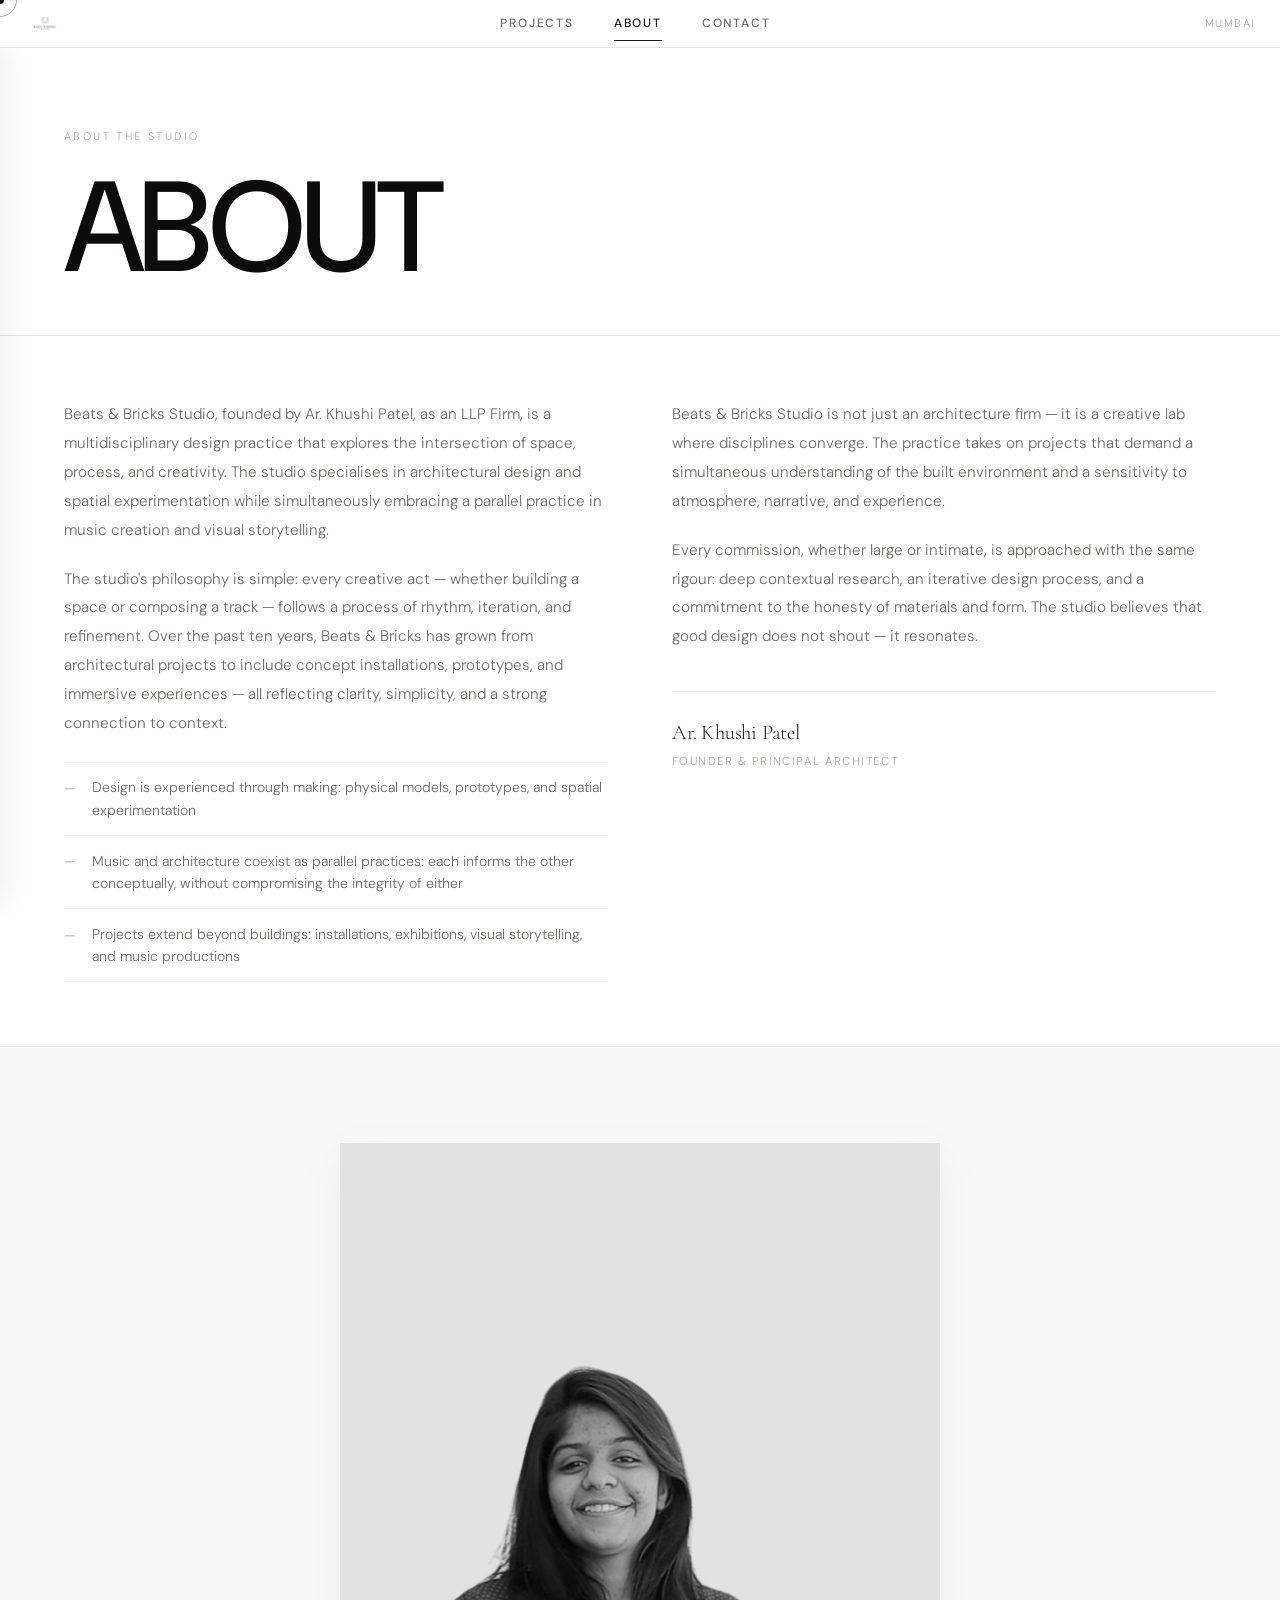
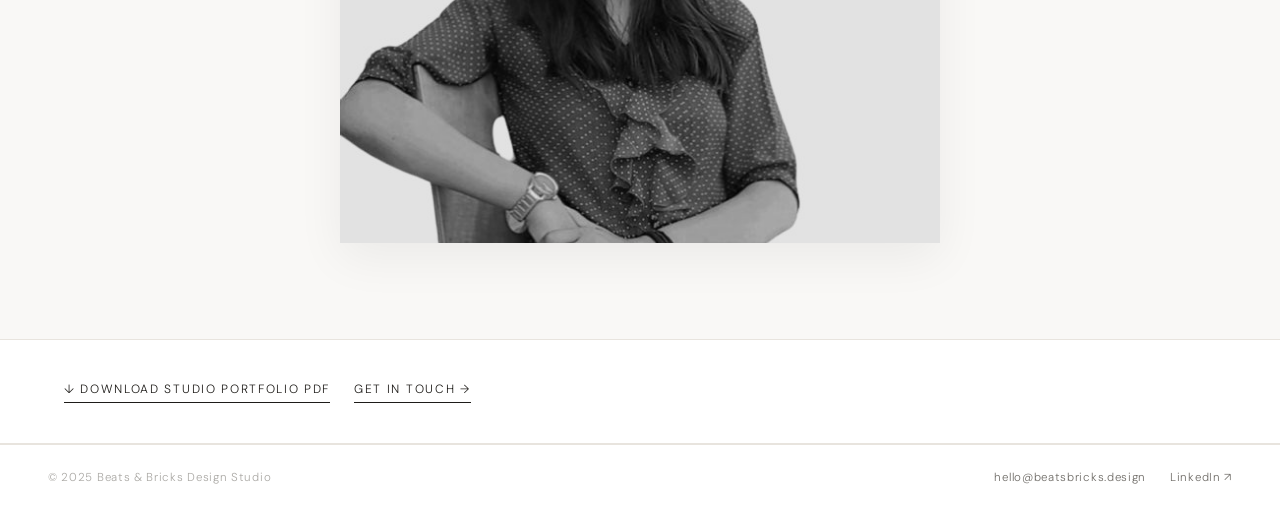
<file: pages/about.html>
<!DOCTYPE html>
<html lang="en">

<head>
  <meta charset="UTF-8" />
  <meta name="viewport" content="width=device-width, initial-scale=1.0" />
  <meta name="description"
    content="About Beats & Bricks Design Studio — founded by Ar. Khushi Patel. A multidisciplinary creative lab where architecture, music, and spatial experimentation meet." />
  <title>About — Beats &amp; Bricks Design Studio</title>
  <link rel="preconnect" href="https://fonts.googleapis.com" />
  <link rel="preconnect" href="https://fonts.gstatic.com" crossorigin />
  <link
    href="https://fonts.googleapis.com/css2?family=Cormorant+Garamond:ital,wght@0,300;0,400;1,300&family=DM+Sans:wght@200;300;400;500&display=swap"
    rel="stylesheet" />
  <link rel="stylesheet" href="../assets/style.css" />
  <link rel="stylesheet" href="../assets/loader.css" />
  <style>
    /* ── BIG.dk-style About overrides ── */
    .about-page {
      background: var(--white);
    }

    /* Large display heading */
    .about-hero {
      padding: 5rem 4rem 3rem;
      border-bottom: 1px solid var(--light);
    }

    .about-hero-label {
      font-size: .68rem;
      letter-spacing: .22em;
      text-transform: uppercase;
      color: var(--mid);
      margin-bottom: 1.5rem;
    }

    .about-display-title {
      font-family: var(--ff-sans);
      font-size: clamp(4rem, 10vw, 9rem);
      font-weight: 500;
      letter-spacing: -.03em;
      line-height: .92;
      color: var(--black);
    }

    /* Two-column text section */
    .about-text-section {
      display: grid;
      grid-template-columns: 1fr 1fr;
      gap: 4rem;
      padding: 4rem 4rem;
      border-bottom: 1px solid var(--light);
    }

    .about-text-col p {
      font-size: .95rem;
      line-height: 1.9;
      color: var(--muted);
      margin-bottom: 1.25rem;
    }

    .about-text-col p:last-child {
      margin-bottom: 0;
    }

    /* Founder signature */
    .founder-sig {
      margin-top: 2.5rem;
      padding-top: 1.5rem;
      border-top: 1px solid var(--light);
    }

    .founder-sig .name {
      font-family: var(--ff-serif);
      font-size: 1.3rem;
      font-weight: 300;
      color: var(--dark);
      letter-spacing: -.01em;
    }

    .founder-sig .role {
      font-size: .72rem;
      letter-spacing: .12em;
      text-transform: uppercase;
      color: var(--mid);
      margin-top: .25rem;
    }

    /* The three studio pillars */
    .studio-pillars {
      margin-top: 1.5rem;
    }

    .pillar-item {
      display: flex;
      align-items: flex-start;
      gap: 1rem;
      padding: .85rem 0;
      border-bottom: 1px solid rgba(176, 170, 160, .18);
      font-size: .88rem;
      color: var(--muted);
      line-height: 1.6;
    }

    .pillar-item:first-child {
      border-top: 1px solid rgba(176, 170, 160, .18);
    }

    .pillar-dash {
      color: var(--mid);
      flex-shrink: 0;
      margin-top: .05rem;
    }

    /* Portrait strip — image + studio stats side by side */
    /* Portrait strip — centered for a clean studio look */
    .about-portrait-strip {
      display: flex;
      justify-content: center;
      padding: 6rem 2rem;
      border-bottom: 1px solid var(--light);
      background: var(--cream);
    }

    .about-portrait-img {
      width: 100%;
      max-width: 600px;
      height: 700px;
      overflow: hidden;
      box-shadow: 0 15px 45px rgba(0, 0, 0, .06);
    }

    .about-portrait-img {
      overflow: hidden;
      background: var(--off-white);
    }

    .about-portrait-img img {
      width: 100%;
      height: 100%;
      object-fit: cover;
      object-position: top center;
      filter: grayscale(15%);
      transition: filter .6s, transform .8s var(--ease-out);
    }

    .about-portrait-img:hover img {
      filter: grayscale(0%);
      transform: scale(1.03);
    }

    /* Education & skills within studio details */
    .detail-block {
      margin-bottom: 2rem;
    }

    .detail-block h4 {
      font-size: .66rem;
      letter-spacing: .2em;
      text-transform: uppercase;
      color: var(--mid);
      margin-bottom: .9rem;
      padding-bottom: .5rem;
      border-bottom: 1px solid var(--light);
    }

    .detail-row {
      display: flex;
      justify-content: space-between;
      align-items: baseline;
      padding: .45rem 0;
      border-bottom: 1px solid rgba(176, 170, 160, .12);
      font-size: .83rem;
      color: var(--dark);
    }

    .detail-row span:last-child {
      font-size: .7rem;
      color: var(--mid);
      letter-spacing: .06em;
    }

    /* Skills chips */
    .skills-wrap {
      display: flex;
      flex-wrap: wrap;
      gap: .4rem;
    }

    .skill-chip {
      font-size: .66rem;
      letter-spacing: .08em;
      text-transform: uppercase;
      color: var(--muted);
      border: 1px solid var(--light);
      padding: .3rem .65rem;
      transition: border-color .25s, color .25s, background .25s;
    }

    .skill-chip:hover {
      border-color: var(--dark);
      color: var(--dark);
      background: var(--white);
    }

    /* PDF download row */
    .about-pdf-row {
      display: flex;
      align-items: center;
      gap: 1.5rem;
      padding: 2.5rem 4rem;
      border-bottom: 1px solid var(--light);
    }

    .about-pdf-link {
      display: inline-flex;
      align-items: center;
      gap: .6rem;
      font-size: .75rem;
      letter-spacing: .14em;
      text-transform: uppercase;
      color: var(--dark);
      border-bottom: 1px solid var(--dark);
      padding-bottom: .18rem;
      transition: color .2s, border-color .2s;
    }

    .about-pdf-link:hover {
      color: var(--muted);
      border-color: var(--muted);
    }

    /* Responsive */
    @media (max-width: 900px) {
      .about-text-section {
        grid-template-columns: 1fr;
        gap: 2rem;
        padding: 3rem 2rem;
      }

      .about-hero {
        padding: 4rem 2rem 2.5rem;
      }

      .about-portrait-strip {
        grid-template-columns: 1fr;
      }

      .about-portrait-img {
        height: 65vw;
      }

      .about-studio-details {
        padding: 2.5rem 2rem;
      }

      .studio-stat-row {
        grid-template-columns: repeat(2, 1fr);
      }

      .about-pdf-row {
        padding: 2rem;
      }
    }

    @media (max-width: 640px) {
      .about-display-title {
        font-size: clamp(3rem, 14vw, 5.5rem);
      }

      .studio-stat-row {
        grid-template-columns: repeat(2, 1fr);
      }
    }
  </style>
</head>

<body class="about-page">

  <!-- ══ LOADER ══ -->
  <div id="page-loader" role="status" aria-label="Loading">
    <img class="loader-logo" src="../assets/WhatsApp Image 2026-03-25 at 16.15.27.jpeg" alt="Beats & Bricks" />
    <div class="loader-bar-track">
      <div class="loader-bar-fill"></div>
    </div>
    <p class="loader-tagline">
      <span class="word">Every&nbsp;</span><span class="word">space&nbsp;</span><span class="word">has&nbsp;</span><span
        class="word">a&nbsp;</span><span class="word">rhythm.&nbsp;</span><span class="word">We&nbsp;</span><span
        class="word">design&nbsp;</span><span class="word">it.</span>
    </p>
    <span class="loader-studio-name">Beats &amp; Bricks Design Studio</span>
  </div>

  <div class="cursor" id="cursor"></div>
  <div class="cursor-follower" id="cursorFollower"></div>

  <!-- ══ TOP BAR ══ -->
  <header class="top-bar" id="topBar">
    <!-- Logo as sidebar toggle -->
    <button class="hamburger" id="hamburger" aria-label="Toggle navigation" title="Menu">
      <img src="../assets/WhatsApp Image 2026-03-25 at 16.15.27.jpeg" alt="Beats & Bricks" class="topbar-logo-btn" />
    </button>
    <nav class="top-nav">
      <a href="../index.html" class="top-nav-link">Projects</a>
      <a href="about.html" class="top-nav-link active">About</a>
      <a href="contact.html" class="top-nav-link">Contact</a>
    </nav>
    <div class="top-bar-right">
      <span class="top-bar-location">Mumbai</span>
    </div>
  </header>

  <!-- ══ SIDEBAR ══ -->
  <aside class="sidebar" id="sidebar">
    <!-- Sidebar nav links -->
    <nav class="sidebar-nav" style="padding-top: 2rem;">
      <ul>
        <li class="nav-item" style="--i:0"><a href="../index.html" class="sidebar-link">Projects</a></li>
        <li class="nav-item" style="--i:1"><a href="about.html" class="sidebar-link active">About</a></li>
        <li class="nav-item" style="--i:2"><a href="contact.html" class="sidebar-link">Contact</a></li>
      </ul>
    </nav>
    <div class="sidebar-bottom">
      <a href="../assets/portfolio.pdf" class="sidebar-pdf" download>↓ Portfolio PDF</a>
    </div>
  </aside>

  <!-- ══ PAGE CONTENT ══ -->
  <div class="page-layout" id="mainContent">

    <!-- 1. LARGE HERO HEADING -->
    <section class="about-hero">
      <div class="about-hero-label fade-up fade-up-1">About the Studio</div>
      <h1 class="about-display-title fade-up fade-up-2">ABOUT</h1>
    </section>

    <!-- 2. TWO-COLUMN TEXT — BIG.dk layout -->
    <section class="about-text-section">

      <!-- Left column: main studio description -->
      <div class="about-text-col reveal">
        <p>
          Beats &amp; Bricks Studio, founded by Ar. Khushi Patel, as an LLP Firm, is a multidisciplinary design practice
          that explores the intersection of space, process, and creativity. The studio specialises in architectural
          design and spatial experimentation while simultaneously embracing a parallel practice in music creation and
          visual storytelling.
        </p>
        <p>
          The studio's philosophy is simple: every creative act — whether building a space or composing a track —
          follows a process of rhythm, iteration, and refinement. Over the past ten years, Beats &amp; Bricks has grown
          from architectural projects to include concept installations, prototypes, and immersive experiences — all
          reflecting clarity, simplicity, and a strong connection to context.
        </p>

        <!-- Three pillars -->
        <div class="studio-pillars">
          <div class="pillar-item">
            <span class="pillar-dash">—</span>
            <span>Design is experienced through making: physical models, prototypes, and spatial experimentation</span>
          </div>
          <div class="pillar-item">
            <span class="pillar-dash">—</span>
            <span>Music and architecture coexist as parallel practices: each informs the other conceptually, without
              compromising the integrity of either</span>
          </div>
          <div class="pillar-item">
            <span class="pillar-dash">—</span>
            <span>Projects extend beyond buildings: installations, exhibitions, visual storytelling, and music
              productions</span>
          </div>
        </div>
      </div>

      <!-- Right column: extended description + founder signature -->
      <div class="about-text-col reveal">
        <p>
          Beats &amp; Bricks Studio is not just an architecture firm — it is a creative lab where disciplines converge.
          The practice takes on projects that demand a simultaneous understanding of the built environment and a
          sensitivity to atmosphere, narrative, and experience.
        </p>
        <p>
          Every commission, whether large or intimate, is approached with the same rigour: deep contextual research, an
          iterative design process, and a commitment to the honesty of materials and form. The studio believes that good
          design does not shout — it resonates.
        </p>

        <div class="founder-sig">
          <div class="name">Ar. Khushi Patel</div>
          <div class="role">Founder &amp; Principal Architect</div>
        </div>
      </div>

    </section>

    <!-- 3. PORTRAIT + STUDIO DETAILS STRIP -->
    <section class="about-portrait-strip">

      <!-- Portrait photo -->
      <div class="about-portrait-img reveal">
        <img src="../assets/WhatsApp Image 2026-03-25 at 16.15.30.jpeg"
          alt="Ar. Khushi Patel — Founder, Beats & Bricks Design Studio" />
      </div>
    </section>

    <!-- 4. PDF ROW -->
    <div class="about-pdf-row reveal">
      <a href="../assets/portfolio.pdf" class="about-pdf-link" download>
        ↓ Download Studio Portfolio PDF
      </a>
      <a href="contact.html" class="about-pdf-link">
        Get in Touch →
      </a>
    </div>

    <footer class="site-footer">
      <div class="footer-left"><span>© 2025 Beats &amp; Bricks Design Studio</span></div>
      <div class="footer-right">
        <a href="mailto:hello@beatsbricks.design">hello@beatsbricks.design</a>
        <a href="https://linkedin.com" target="_blank" rel="noopener">LinkedIn ↗</a>
      </div>
    </footer>

  </div><!-- /page-layout -->

  <script src="../assets/main.js"></script>
</body>

</html>
</file>
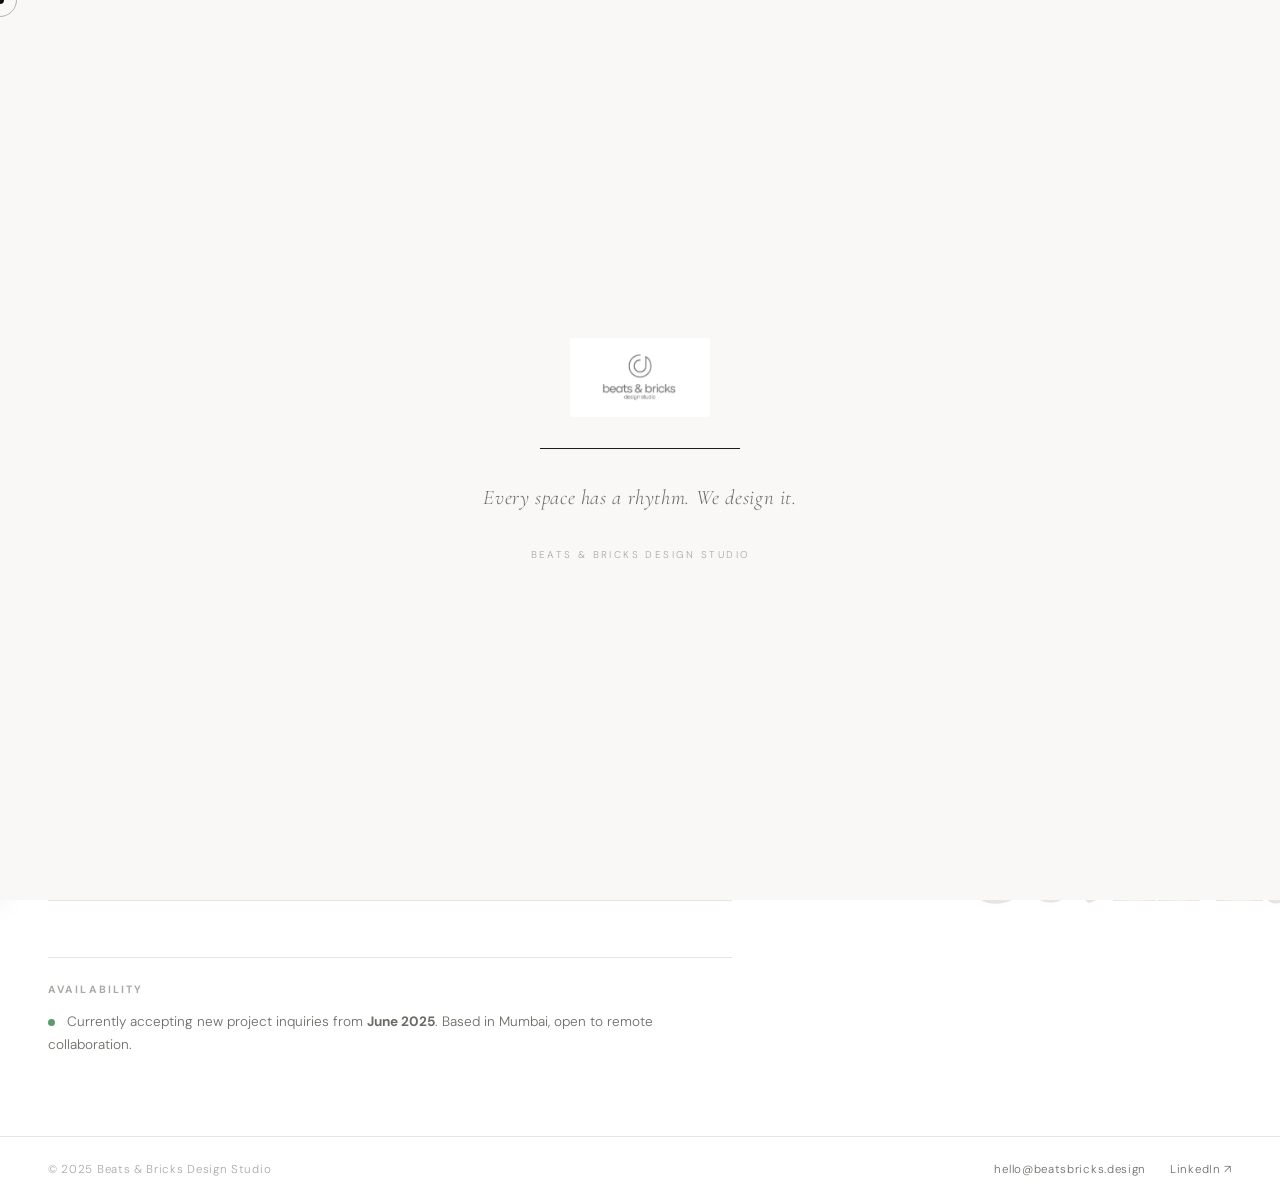
<file: pages/contact.html>
<!DOCTYPE html>
<html lang="en">

<head>
  <meta charset="UTF-8" />
  <meta name="viewport" content="width=device-width, initial-scale=1.0" />
  <meta name="description"
    content="Contact Beats & Bricks Design Studio — available for architecture, interior, and urban design commissions." />
  <title>Contact — Beats &amp; Bricks Design Studio</title>
  <link rel="preconnect" href="https://fonts.googleapis.com" />
  <link rel="preconnect" href="https://fonts.gstatic.com" crossorigin />
  <link
    href="https://fonts.googleapis.com/css2?family=Cormorant+Garamond:ital,wght@0,300;0,400;1,300&family=DM+Sans:wght@200;300;400;500&display=swap"
    rel="stylesheet" />
  <link rel="stylesheet" href="../assets/style.css" />
  <link rel="stylesheet" href="../assets/loader.css" />
</head>

<body>

  <div id="page-loader" role="status" aria-label="Loading">
    <img class="loader-logo" src="../assets/WhatsApp Image 2026-03-25 at 16.15.27.jpeg" alt="Beats & Bricks" />
    <div class="loader-bar-track">
      <div class="loader-bar-fill"></div>
    </div>
    <p class="loader-tagline">
      <span class="word">Every&nbsp;</span><span class="word">space&nbsp;</span><span class="word">has&nbsp;</span><span
        class="word">a&nbsp;</span><span class="word">rhythm.&nbsp;</span><span class="word">We&nbsp;</span><span
        class="word">design&nbsp;</span><span class="word">it.</span>
    </p>
    <span class="loader-studio-name">Beats &amp; Bricks Design Studio</span>
  </div>

  <div class="cursor" id="cursor"></div>
  <div class="cursor-follower" id="cursorFollower"></div>

  <header class="top-bar" id="topBar">
    <!-- Logo as sidebar toggle -->
    <button class="hamburger" id="hamburger" aria-label="Toggle navigation" title="Menu">
      <img src="../assets/WhatsApp Image 2026-03-25 at 16.15.27.jpeg" alt="Beats & Bricks" class="topbar-logo-btn" />
    </button>
    <nav class="top-nav">
      <a href="../index.html" class="top-nav-link">Projects</a>
      <a href="about.html" class="top-nav-link">About</a>
      <a href="contact.html" class="top-nav-link active">Contact</a>
    </nav>
    <div class="top-bar-right"><span class="top-bar-location">Mumbai</span></div>
  </header>

  <aside class="sidebar" id="sidebar">
    <!-- Sidebar nav links -->
    <nav class="sidebar-nav" style="padding-top: 2rem;">
      <ul>
        <li class="nav-item" style="--i:0"><a href="../index.html" class="sidebar-link">Projects</a></li>
        <li class="nav-item" style="--i:1"><a href="about.html" class="sidebar-link">About</a></li>
        <li class="nav-item" style="--i:2"><a href="contact.html" class="sidebar-link active">Contact</a></li>
      </ul>
    </nav>
    <div class="sidebar-bottom">
      <a href="../assets/portfolio.pdf" class="sidebar-pdf" download>↓ Portfolio PDF</a>
    </div>
  </aside>

  <!-- Big bg text -->
  <div class="contact-bg-text" aria-hidden="true">Let's<br />talk.</div>

  <div class="page-layout" id="mainContent" style="position:relative;z-index:1;">
    <div class="contact-wrapper">
      <div class="contact-inner">
        <div class="page-eyebrow fade-up fade-up-1">Get in Touch</div>
        <h1 class="display-title fade-up fade-up-2">Let's<br />build<br />things.</h1>
        <p class="contact-tagline fade-up fade-up-3">Open to architecture commissions, interior projects, and creative
          collaborations.</p>

        <div class="contact-links fade-up fade-up-4">
          <a href="mailto:hello@beatsbricks.design" class="contact-link-row" id="emailLink">
            <span>hello@beatsbricks.design</span><span class="arrow">↗</span>
          </a>
          <a href="https://linkedin.com" class="contact-link-row" target="_blank" rel="noopener" id="linkedinLink">
            <span>LinkedIn</span><span class="arrow">↗</span>
          </a>
          <a href="https://instagram.com" class="contact-link-row" target="_blank" rel="noopener" id="instagramLink">
            <span>Instagram — @beatsbricks</span><span class="arrow">↗</span>
          </a>
          <a href="../assets/portfolio.pdf" class="contact-link-row" download id="portfolioPdf">
            <span>Download Studio Portfolio</span><span class="arrow">↓</span>
          </a>
        </div>

        <div class="availability fade-up fade-up-4">
          <h3>Availability</h3>
          <p><span class="avail-dot"></span> Currently accepting new project inquiries from <strong>June 2025</strong>.
            Based in Mumbai, open to remote collaboration.</p>
        </div>
      </div>
    </div>

    <footer class="site-footer" style="position:relative;z-index:1;">
      <div class="footer-left"><span>© 2025 Beats &amp; Bricks Design Studio</span></div>
      <div class="footer-right">
        <a href="mailto:hello@beatsbricks.design">hello@beatsbricks.design</a>
        <a href="https://linkedin.com" target="_blank" rel="noopener">LinkedIn ↗</a>
      </div>
    </footer>
  </div>

  <script src="../assets/main.js"></script>
</body>

</html>
</file>
<file: assets/style.css>
/* =========================================================
   BEATS & BRICKS DESIGN STUDIO — Global Stylesheet
   BIG.dk-inspired: Sidebar + Vertical List Layout
   Light Themed · Editorial · Animated
   ========================================================= */

/* ── Reset & Base ── */
*, *::before, *::after { box-sizing: border-box; margin: 0; padding: 0; }

:root {
  --white:      #ffffff;
  --cream:      #f9f8f6;
  --off-white:  #f2f0ec;
  --light:      #e8e4de;
  --mid:        #aaa8a4;
  --muted:      #6e6b66;
  --dark:       #1e1c19;
  --black:      #0d0c0a;
  --accent:     #c8a882;          /* warm gold accent */

  --sidebar-w:  200px;
  --topbar-h:   48px;

  --ff-sans:    'DM Sans', system-ui, sans-serif;
  --ff-serif:   'Cormorant Garamond', Georgia, serif;
  --ease-out:   cubic-bezier(0.16, 1, 0.3, 1);
  --ease-spring:cubic-bezier(0.34, 1.56, 0.64, 1);
}

html { font-size: 16px; scroll-behavior: smooth; }

body {
  background: var(--white);
  color: var(--dark);
  font-family: var(--ff-sans);
  font-weight: 300;
  line-height: 1.6;
  overflow-x: hidden;
  cursor: none;
}

a { color: inherit; text-decoration: none; }
img { display: block; max-width: 100%; }
button { background: none; border: none; cursor: none; }

/* ── Custom Cursor ── */
.cursor {
  position: fixed; top: 0; left: 0;
  width: 8px; height: 8px;
  background: var(--black);
  border-radius: 50%;
  pointer-events: none;
  z-index: 9999;
  transform: translate(-50%, -50%);
  transition: width .25s var(--ease-out), height .25s var(--ease-out), background .2s;
}
.cursor-follower {
  position: fixed; top: 0; left: 0;
  width: 34px; height: 34px;
  border: 1px solid rgba(28,26,23,.3);
  border-radius: 50%;
  pointer-events: none;
  z-index: 9998;
  transform: translate(-50%, -50%);
  transition: width .35s var(--ease-out), height .35s var(--ease-out), border-color .3s;
}
body:has(a:hover) .cursor         { width: 12px; height: 12px; }
body:has(a:hover) .cursor-follower{ width: 60px; height: 60px; border-color: rgba(28,26,23,.12); }

/* ══════════════════════════════════════
   TOP BAR
══════════════════════════════════════ */
.top-bar {
  position: fixed;
  top: 0; left: 0; right: 0;
  height: var(--topbar-h);
  background: var(--white);
  border-bottom: 1px solid var(--light);
  display: flex;
  align-items: center;
  padding: 0 1.5rem;
  gap: 2rem;
  z-index: 200;
}

/* Hamburger */
.hamburger {
  display: flex;
  align-items: center;
  justify-content: center;
  padding: 0;
  width: 42px;
  height: 42px;
  flex-shrink: 0;
  transition: transform 0.35s var(--ease-spring);
}
.hamburger:hover {
  transform: scale(1.08);
}
.topbar-logo-btn {
  width: 100%;
  height: 100%;
  object-fit: contain;
  border-radius: 4px; /* Optional slight rounding */
}

/* Top nav links */
.top-nav {
  display: flex;
  gap: 2.5rem;
  flex: 1;
  justify-content: center;
}
.top-nav-link {
  font-size: .75rem;
  font-weight: 500;
  letter-spacing: .15em;
  text-transform: uppercase;
  color: var(--muted);
  position: relative;
  transition: color .25s var(--ease-out);
  padding: .5rem 0;
}
.top-nav-link::after {
  content: '';
  position: absolute; bottom: 0; left: 0;
  width: 0; height: 1.5px;
  background: var(--dark);
  transition: width .35s var(--ease-out);
}
.top-nav-link:hover,
.top-nav-link.active {
  color: var(--dark);
}
.top-nav-link.active::after { width: 100%; }

/* Right side */
.top-bar-right {
  display: flex;
  align-items: center;
  gap: 1.25rem;
  margin-left: auto;
}
.search-btn {
  color: var(--muted);
  display: flex;
  align-items: center;
  transition: color .2s;
}
.search-btn:hover { color: var(--dark); }
.top-bar-location {
  font-size: .68rem;
  letter-spacing: .14em;
  text-transform: uppercase;
  color: var(--mid);
  white-space: nowrap;
}

/* ══════════════════════════════════════
   FILTER BAR (Secondary nav on Home)
   ══════════════════════════════════════ */
.filter-bar {
  display: flex;
  justify-content: center;
  align-items: center;
  gap: 2rem;
  padding: 1.5rem 2rem 2.5rem;
  background: var(--white);
  flex-wrap: wrap;
}
.filter-btn {
  font-size: .68rem;
  font-weight: 400;
  letter-spacing: .12em;
  text-transform: uppercase;
  color: var(--mid);
  background: none;
  border-bottom: 1px solid transparent;
  padding-bottom: 2px;
  transition: color .2s, border-color .2s;
}
.filter-btn:hover,
.filter-btn.active {
  color: var(--dark);
  border-color: var(--dark);
}

/* ══════════════════════════════════════
   SIDEBAR
══════════════════════════════════════ */
.sidebar {
  position: fixed;
  top: var(--topbar-h);
  left: 0;
  width: var(--sidebar-w);
  height: calc(100vh - var(--topbar-h));
  background: var(--white);
  border-right: 1px solid var(--light);
  display: flex;
  flex-direction: column;
  padding: 2rem 0 1.5rem;
  z-index: 150;
  overflow: hidden;
  box-shadow: 4px 0 28px rgba(0,0,0,.08);

  /* CLOSED by default — slides in when .open added */
  transform: translateX(calc(-1 * var(--sidebar-w)));
  transition: transform .45s var(--ease-out);
}

.sidebar.open {
  transform: translateX(0);
}

/* Sidebar nav */
.sidebar-nav {
  padding: 0 1.5rem;
}
.sidebar-nav ul {
  list-style: none;
  display: flex;
  flex-direction: column;
}

.nav-item {
  /* staggered entrance animation when sidebar is open */
  opacity: 0;
  transform: translateX(-22px);
  transition: opacity .5s ease, transform .6s var(--ease-spring);
  transition-delay: calc(0.1s + var(--i) * 0.06s);
}
.sidebar.open .nav-item {
  opacity: 1;
  transform: translateX(0);
}

.sidebar-link {
  display: block;
  padding: .62rem 1.4rem;
  font-size: .78rem;
  font-weight: 300;
  letter-spacing: .1em;
  text-transform: uppercase;
  color: var(--muted);
  position: relative;
  transition: color .2s, padding-left .3s var(--ease-out);
}

/* Left accent bar on hover */
.sidebar-link::before {
  content: '';
  position: absolute;
  left: 0; top: 50%;
  transform: translateY(-50%);
  width: 0; height: 0;
  background: var(--dark);
  transition: height .3s var(--ease-out), width .15s;
}

.sidebar-link:hover {
  color: var(--dark);
  padding-left: 1.9rem;
}

.sidebar-link:hover::before {
  width: 2px;
  height: 60%;
}

.sidebar-link.active {
  color: var(--dark);
  font-weight: 400;
}

.sidebar-link.active::before {
  width: 2px;
  height: 55%;
}

/* Hover dot indicator */
.sidebar-link::after {
  content: '';
  position: absolute;
  right: 1.2rem; top: 50%;
  transform: translateY(-50%) scale(0);
  width: 5px; height: 5px;
  border-radius: 50%;
  background: var(--accent);
  transition: transform .25s var(--ease-spring);
}
.sidebar-link:hover::after,
.sidebar-link.active::after {
  transform: translateY(-50%) scale(1);
}

/* Sidebar bottom */
.sidebar-bottom {
  margin-top: auto;
  padding: 1rem 1.4rem 0;
  border-top: 1px solid var(--light);
}
.sidebar-pdf {
  font-size: .67rem;
  letter-spacing: .1em;
  text-transform: uppercase;
  color: var(--mid);
  transition: color .2s;
}
.sidebar-pdf:hover { color: var(--dark); }

/* ══════════════════════════════════════
   MAIN CONTENT AREA
══════════════════════════════════════ */
.main-content {
  margin-left: 0;
  margin-top: var(--topbar-h);
  min-height: calc(100vh - var(--topbar-h));
}

/* ── Search Bar ── */
.search-bar {
  display: flex;
  align-items: center;
  gap: 1rem;
  padding: 1rem 3rem;
  border-bottom: 1px solid var(--light);
  background: var(--cream);
  opacity: 0;
  max-height: 0;
  overflow: hidden;
  transition: opacity .35s, max-height .4s var(--ease-out), padding .35s;
}
.search-bar.visible {
  opacity: 1;
  max-height: 80px;
  padding: 1rem 3rem;
}
.search-bar input {
  flex: 1;
  border: none;
  background: none;
  font-family: var(--ff-sans);
  font-size: 1rem;
  font-weight: 300;
  color: var(--dark);
  outline: none;
  letter-spacing: .03em;
}
.search-bar input::placeholder { color: var(--mid); }
.search-close {
  font-size: .8rem;
  color: var(--mid);
  transition: color .2s;
  cursor: none;
}
.search-close:hover { color: var(--dark); }

/* ══════════════════════════════════════
   PROJECT ROWS (Vertical List)
   — Exactly like BIG.dk
══════════════════════════════════════ */
.projects-list {
  display: flex;
  flex-direction: column;
  max-width: 960px;
  margin: 0 auto;
  width: 100%;
}

.project-row {
  border-bottom: 1px solid var(--light);
  opacity: 0;
  transform: translateY(22px);
  animation: rowIn .65s var(--ease-out) forwards;
}

@keyframes rowIn {
  to { opacity: 1; transform: none; }
}

/* stagger each row */
.project-row:nth-child(1) { animation-delay: .05s; }
.project-row:nth-child(2) { animation-delay: .12s; }
.project-row:nth-child(3) { animation-delay: .19s; }
.project-row:nth-child(4) { animation-delay: .26s; }
.project-row:nth-child(5) { animation-delay: .33s; }
.project-row:nth-child(6) { animation-delay: .40s; }

.project-row.hidden {
  display: none;
}

.project-row-link {
  display: grid;
  grid-template-columns: 260px 1fr;
  align-items: stretch;
  min-height: 260px;
  transition: background .25s;
}
.project-row-link:hover {
  background: var(--cream);
}

/* Left meta column */
.project-row-meta {
  padding: 2.5rem 2rem;
  display: flex;
  flex-direction: column;
  justify-content: flex-start;
  gap: 1.25rem;
  border-right: 1px solid var(--light);
}

/* Project icon (black square with logo) */
.project-icon {
  width: 48px; height: 48px;
  background: var(--dark);
  display: flex;
  align-items: center;
  justify-content: center;
  overflow: hidden;
  flex-shrink: 0;
  transition: transform .4s var(--ease-spring);
}
.project-row-link:hover .project-icon {
  transform: rotate(6deg) scale(1.08);
}
.project-icon img {
  width: 100%; height: 100%;
  object-fit: cover;
  filter: invert(1) brightness(2);
}

.project-row-info { display: flex; flex-direction: column; gap: .3rem; }

.project-row-title {
  font-family: var(--ff-sans);
  font-size: 1rem;
  font-weight: 400;
  letter-spacing: .02em;
  color: var(--dark);
  line-height: 1.2;
  transition: color .2s;
}
.project-row-link:hover .project-row-title { color: var(--black); }

.project-row-location {
  font-size: .7rem;
  font-weight: 300;
  letter-spacing: .14em;
  text-transform: uppercase;
  color: var(--mid);
}

.project-row-desc {
  font-size: .82rem;
  line-height: 1.6;
  color: var(--muted);
  margin-top: 1rem;
  display: -webkit-box;
  -webkit-line-clamp: 3;
  line-clamp: 3;
  -webkit-box-orient: vertical;
  overflow: hidden;
  max-width: 45ch;
}

/* Right image column */
.project-row-image {
  position: relative;
  overflow: hidden;
  background: var(--off-white);
}
.project-row-image img {
  width: 100%;
  height: 100%;
  object-fit: cover;
  filter: grayscale(15%);
  transform: scale(1.02);
  transition: transform .9s var(--ease-out), filter .6s;
}
.project-row-link:hover .project-row-image img {
  transform: scale(1.07);
  filter: grayscale(0%);
}

/* Hover label overlay */
.project-row-hover-label {
  position: absolute;
  bottom: 1.5rem; right: 1.5rem;
  display: flex;
  align-items: center;
  gap: 1rem;
  font-size: .7rem;
  letter-spacing: .12em;
  text-transform: uppercase;
  color: var(--white);
  background: rgba(13,12,10,.55);
  backdrop-filter: blur(6px);
  padding: .45rem .9rem;
  opacity: 0;
  transform: translateY(6px);
  transition: opacity .35s, transform .35s var(--ease-out);
}
.project-row-link:hover .project-row-hover-label {
  opacity: 1; transform: translateY(0);
}

.view-arrow {
  font-size: .85rem;
  transition: transform .3s var(--ease-out);
}
.project-row-link:hover .view-arrow { transform: translateX(4px); }

/* ══════════════════════════════════════
   SHARED: Page heading overlay on inner pages
══════════════════════════════════════ */
.page-layout {
  margin-left: 0;
  margin-top: var(--topbar-h);
  min-height: calc(100vh - var(--topbar-h));
}

/* ── Project Hero ── */
.project-hero {
  position: relative;
  height: 88vh;
  min-height: 480px;
  overflow: hidden;
}
.project-hero img {
  width: 100%; height: 100%;
  object-fit: cover;
  filter: grayscale(10%);
  animation: heroReveal 1.4s var(--ease-out) both;
}
@keyframes heroReveal {
  from { transform: scale(1.07); opacity: .7; }
  to   { transform: scale(1);    opacity: 1; }
}
.project-hero-caption {
  position: absolute; bottom: 3rem; left: 3rem;
  color: #fff;
}
.project-hero-caption h1 {
  font-family: var(--ff-serif);
  font-size: clamp(3rem, 6vw, 6rem);
  font-weight: 300;
  letter-spacing: -.02em;
  line-height: 1;
}
.project-hero-caption .meta {
  margin-top: 1rem;
  font-size: .72rem;
  letter-spacing: .14em;
  text-transform: uppercase;
  color: rgba(255,255,255,.55);
  display: flex; gap: 1.5rem;
}

/* ── Project Body ── */
.project-body {
  padding: 5rem 3rem;
  max-width: 1200px;
}
.section-label {
  font-size: .67rem;
  letter-spacing: .2em;
  text-transform: uppercase;
  color: var(--mid);
  margin-bottom: .75rem;
  display: flex; align-items: center; gap: 1rem;
}
.section-label::after {
  content: ''; flex: 1; height: 1px; background: var(--light);
}
.project-section { margin-bottom: 5.5rem; }
.project-section h2 {
  font-family: var(--ff-serif);
  font-size: clamp(1.8rem, 3vw, 2.8rem);
  font-weight: 300;
  letter-spacing: -.01em;
  margin-bottom: 1.25rem;
  color: var(--black);
}
.project-section p {
  font-size: .95rem;
  line-height: 1.85;
  color: var(--muted);
  max-width: 58ch;
}
.project-section p + p { margin-top: 1rem; }

/* Image grids */
.project-img-grid { display: grid; gap: 4px; margin-top: 2rem; }
.project-img-grid.cols-2 { grid-template-columns: 1fr 1fr; }
.project-img-grid.cols-3 { grid-template-columns: 1fr 1fr 1fr; }
.project-img-grid.cols-asymm { grid-template-columns: 2fr 1fr; }
.project-img-grid figure {
  overflow: hidden; aspect-ratio: 4/3; background: var(--off-white);
}
.project-img-grid figure.tall { aspect-ratio: 3/4; }
.project-img-grid figure.wide { aspect-ratio: 16/7; }
.project-img-grid img {
  width: 100%; height: 100%; object-fit: cover;
  filter: grayscale(8%);
  transition: transform .7s var(--ease-out), filter .5s;
}
.project-img-grid figure:hover img { transform: scale(1.04); filter: none; }

/* Diagram block */
.diagram-block {
  border: 1px solid var(--light);
  padding: 2.5rem;
  margin-top: 2rem;
  background: var(--cream);
  display: flex; gap: 1.5rem; flex-wrap: wrap; align-items: center;
}
.diagram-item { flex: 1; min-width: 120px; text-align: center; }
.diagram-circle {
  width: 72px; height: 72px; border-radius: 50%;
  border: 1.5px solid var(--mid);
  margin: 0 auto .75rem;
  display: flex; align-items: center; justify-content: center;
  font-family: var(--ff-serif); font-size: 1.3rem; color: var(--muted);
  transition: border-color .3s, color .3s;
}
.diagram-item:hover .diagram-circle { border-color: var(--dark); color: var(--dark); }
.diagram-label { font-size: .68rem; letter-spacing: .12em; text-transform: uppercase; color: var(--muted); }
.diagram-arrow { flex: 0; color: var(--light); font-size: 1.1rem; }

/* Role callout */
.role-callout {
  border-left: 2px solid var(--dark);
  padding: 1.5rem 2rem;
  margin-top: 2rem;
  background: var(--cream);
}
.role-callout h3 {
  font-family: var(--ff-serif);
  font-size: 1.4rem; font-weight: 300; margin-bottom: .75rem;
}
.role-callout ul { list-style: none; display: flex; flex-direction: column; gap: .4rem; }
.role-callout ul li {
  font-size: .83rem; color: var(--muted);
  padding-left: 1rem; position: relative;
}
.role-callout ul li::before { content: '—'; position: absolute; left: 0; color: var(--mid); }

/* Project nav */
.project-nav {
  display: grid; grid-template-columns: 1fr 1fr;
  border-top: 1px solid var(--light); margin-top: 4rem;
}
.project-nav a {
  padding: 2rem 3rem;
  display: flex; flex-direction: column; gap: .4rem;
  transition: background .25s;
}
.project-nav a:hover { background: var(--cream); }
.project-nav a + a { border-left: 1px solid var(--light); text-align: right; align-items: flex-end; }
.project-nav .dir {
  font-size: .66rem; letter-spacing: .18em; text-transform: uppercase; color: var(--mid);
}
.project-nav .ptitle {
  font-family: var(--ff-serif); font-size: 1.4rem; font-weight: 300; color: var(--dark);
}

/* Reveal animation */
.reveal { opacity: 0; transform: translateY(24px); transition: opacity .8s var(--ease-out), transform .8s var(--ease-out); }
.reveal.visible { opacity: 1; transform: none; }

/* fade-up classes */
@keyframes fadeUp {
  from { opacity: 0; transform: translateY(20px); }
  to   { opacity: 1; transform: none; }
}
.fade-up   { opacity: 0; animation: fadeUp .75s var(--ease-out) both; }
.fade-up-1 { animation-delay: .1s; }
.fade-up-2 { animation-delay: .2s; }
.fade-up-3 { animation-delay: .3s; }
.fade-up-4 { animation-delay: .42s; }

/* ══════════════════════════════════════
   ABOUT PAGE
══════════════════════════════════════ */
.about-wrapper { min-height: calc(100vh - var(--topbar-h)); }
.about-grid {
  display: grid; grid-template-columns: 1fr 1fr;
  min-height: calc(100vh - var(--topbar-h));
}
.about-portrait { position: relative; overflow: hidden; background: var(--off-white); }
.about-portrait img {
  width: 100%; height: 100%; object-fit: cover; object-position: top;
  filter: grayscale(25%); transition: filter .6s;
}
.about-portrait:hover img { filter: none; }
.about-content {
  padding: 4rem 3rem;
  display: flex; flex-direction: column; justify-content: center;
  max-width: 580px;
}
.page-eyebrow {
  font-size: .66rem; letter-spacing: .2em; text-transform: uppercase;
  color: var(--mid); margin-bottom: 1.5rem;
}
.about-name {
  font-family: var(--ff-serif);
  font-size: clamp(2.5rem, 4vw, 4rem);
  font-weight: 300; letter-spacing: -.02em; line-height: 1.05;
  color: var(--black); margin-bottom: 1.5rem;
}
.about-bio { font-size: .95rem; line-height: 1.85; color: var(--muted); margin-bottom: 2.5rem; }
.about-section { margin-bottom: 2rem; }
.about-section h3 {
  font-size: .7rem; letter-spacing: .18em; text-transform: uppercase;
  color: var(--mid); margin-bottom: .9rem;
  padding-bottom: .5rem; border-bottom: 1px solid var(--light);
}
.edu-row {
  display: flex; justify-content: space-between; align-items: baseline;
  padding: .55rem 0; border-bottom: 1px solid rgba(176,170,160,.18);
}
.edu-name { font-size: .85rem; font-weight: 300; }
.edu-year { font-size: .7rem; color: var(--mid); letter-spacing: .08em; }
.skills-grid {
  display: grid; grid-template-columns: repeat(3, 1fr); gap: .4rem;
}
.skill-tag {
  font-size: .68rem; letter-spacing: .08em; text-transform: uppercase;
  color: var(--muted); border: 1px solid var(--light);
  padding: .38rem .65rem; text-align: center;
  transition: border-color .25s, color .25s, background .25s;
}
.skill-tag:hover { border-color: var(--dark); color: var(--dark); background: var(--off-white); }
.intern-row { padding: 1rem 0; border-bottom: 1px solid rgba(176,170,160,.18); }
.intern-firm { font-family: var(--ff-serif); font-size: 1.1rem; font-weight: 300; color: var(--dark); }
.intern-meta { font-size: .7rem; letter-spacing: .08em; color: var(--mid); margin-top: .2rem; }
.intern-desc { font-size: .82rem; color: var(--muted); margin-top: .45rem; line-height: 1.65; }

/* Stat row */
.stat-row { display: flex; gap: 3rem; margin: 2.5rem 0; flex-wrap: wrap; }
.stat-item { display: flex; flex-direction: column; gap: .2rem; }
.stat-number { font-family: var(--ff-serif); font-size: 3rem; font-weight: 300; color: var(--black); line-height: 1; }
.stat-label { font-size: .68rem; letter-spacing: .12em; text-transform: uppercase; color: var(--mid); }
.about-download {
  display: inline-flex; align-items: center; gap: .6rem;
  font-size: .75rem; letter-spacing: .12em; text-transform: uppercase;
  color: var(--dark); border-bottom: 1px solid var(--dark);
  padding-bottom: .2rem; margin-top: 1.5rem;
  transition: color .2s, border-color .2s;
}
.about-download:hover { color: var(--muted); border-color: var(--muted); }

/* ══════════════════════════════════════
   CONTACT PAGE
══════════════════════════════════════ */
.contact-wrapper {
  min-height: calc(100vh - var(--topbar-h));
  display: flex; flex-direction: column; justify-content: center;
}
.contact-inner { padding: 5rem 3rem; max-width: 780px; }
.contact-inner .display-title {
  font-family: var(--ff-serif);
  font-size: clamp(3rem, 7vw, 7rem);
  font-weight: 300; letter-spacing: -.03em; line-height: .94;
  color: var(--black); margin-bottom: 3rem;
}
.contact-links { display: flex; flex-direction: column; }
.contact-link-row {
  display: flex; align-items: center; justify-content: space-between;
  padding: 1.4rem 0; border-top: 1px solid var(--light);
  font-family: var(--ff-serif);
  font-size: clamp(1.1rem, 2.2vw, 1.7rem); font-weight: 300; color: var(--dark);
  transition: padding-left .3s var(--ease-out), color .2s;
}
.contact-link-row:last-child { border-bottom: 1px solid var(--light); }
.contact-link-row:hover { padding-left: 1.25rem; color: var(--muted); }
.contact-link-row .arrow { font-size: .9rem; color: var(--mid); transition: transform .3s var(--ease-out); }
.contact-link-row:hover .arrow { transform: translate(4px,-4px); }
.contact-tagline {
  font-family: var(--ff-serif); font-style: italic;
  font-size: 1rem; color: var(--mid); margin-bottom: 3rem; letter-spacing: .01em;
}
.availability { margin-top: 3.5rem; padding-top: 1.5rem; border-top: 1px solid var(--light); }
.availability h3 { font-size: .66rem; letter-spacing: .2em; text-transform: uppercase; color: var(--mid); margin-bottom: .65rem; }
.availability p { font-size: .85rem; color: var(--muted); line-height: 1.7; }
.avail-dot {
  display: inline-block; width: 7px; height: 7px; background: #5a9a6f;
  border-radius: 50%; margin-right: .5rem;
  animation: pulse 2s ease-in-out infinite;
}
@keyframes pulse { 0%,100%{opacity:1}50%{opacity:.3} }

/* Big bg text on contact */
.contact-bg-text {
  position: fixed; bottom: -2vw; right: -1vw;
  font-family: var(--ff-serif); font-size: clamp(7rem, 18vw, 16rem);
  font-weight: 300; color: var(--light);
  pointer-events: none; user-select: none;
  letter-spacing: -.05em; line-height: .85; z-index: 0;
}

/* ══════════════════════════════════════
   SITE FOOTER
══════════════════════════════════════ */
.site-footer {
  display: flex; justify-content: space-between; align-items: center;
  padding: 1.5rem 3rem;
  border-top: 1px solid var(--light);
  font-size: .72rem; letter-spacing: .06em; color: var(--mid);
}
.site-footer a { color: var(--muted); transition: color .2s; margin-left: 1.5rem; }
.site-footer a:hover { color: var(--dark); }
.footer-right { display: flex; }

/* ══════════════════════════════════════
   RESPONSIVE
══════════════════════════════════════ */
@media (max-width: 900px) {
  .project-row-link { grid-template-columns: 1fr; min-height: auto; }
  .project-row-meta { border-right: none; border-bottom: 1px solid var(--light); padding: 1.5rem; }
  .project-row-image { height: 55vw; }

  .about-grid { grid-template-columns: 1fr; }
  .about-portrait { height: 55vw; }
  .about-content { max-width: 100%; }

  .project-img-grid.cols-3 { grid-template-columns: 1fr 1fr; }
  .project-nav { grid-template-columns: 1fr; }
  .project-nav a + a { border-left: none; border-top: 1px solid var(--light); align-items: flex-start; text-align: left; }
}

@media (max-width: 640px) {
  .top-nav { display: none; }
  .top-bar-location { display: none; }

  .project-img-grid.cols-2,
  .project-img-grid.cols-asymm { grid-template-columns: 1fr; }

  .skills-grid { grid-template-columns: repeat(2,1fr); }
  .stat-row { gap: 2rem; }
  .diagram-block { flex-direction: column; }
  .diagram-arrow { display: none; }
  .page-layout, .about-wrapper, .contact-wrapper { margin-left: 0; }
}
</file>
<file: assets/loader.css>
/* =========================================================
   LOADER CSS — Light Themed
   ========================================================= */

#page-loader {
  position: fixed;
  inset: 0;
  z-index: 9000;
  background: #f9f8f6;
  display: flex;
  flex-direction: column;
  align-items: center;
  justify-content: center;
  gap: 2rem;

  /* Transition for reliable exit */
  opacity: 1;
  transition: opacity 0.65s cubic-bezier(0.7, 0, 0.84, 0),
              transform 0.65s cubic-bezier(0.7, 0, 0.84, 0);
}

/* Exit state — triggered via JS by adding inline styles */
#page-loader.exiting {
  opacity: 0;
  transform: translateY(-18px);
}

#page-loader.hide {
  display: none;
}

/* ── Logo ── */
.loader-logo {
  width: clamp(90px, 15vw, 140px);
  height: auto;
  opacity: 0;
  transform: scale(0.84);
  animation: loaderLogoIn 0.85s cubic-bezier(0.34, 1.56, 0.64, 1) 0.1s forwards;
  /* Keep logo natural (dark on light bg — no invert) */
  filter: none;
}

@keyframes loaderLogoIn {
  to { opacity: 1; transform: scale(1); }
}

/* ── Progress bar ── */
.loader-bar-track {
  width: clamp(120px, 22vw, 200px);
  height: 1px;
  background: #e8e4de;
  position: relative;
  overflow: hidden;
}

.loader-bar-fill {
  position: absolute;
  top: 0; left: 0;
  height: 100%;
  width: 0%;
  background: #1e1c19;
  animation: barFill 2.0s cubic-bezier(0.16, 1, 0.3, 1) 0.25s forwards;
}

@keyframes barFill {
  to { width: 100%; }
}

/* ── Tagline (word-by-word reveal) ── */
.loader-tagline {
  font-family: 'Cormorant Garamond', Georgia, serif;
  font-style: italic;
  font-size: clamp(1rem, 2.2vw, 1.3rem);
  font-weight: 300;
  color: transparent;
  letter-spacing: 0.03em;
  text-align: center;
  line-height: 1.6;
}

.loader-tagline .word {
  display: inline-block;
  opacity: 0;
  transform: translateY(12px);
  animation: wordReveal 0.45s cubic-bezier(0.16, 1, 0.3, 1) forwards;
  color: #6e6b66;
}

/* Stagger each word */
.loader-tagline .word:nth-child(1) { animation-delay: 0.65s; }
.loader-tagline .word:nth-child(2) { animation-delay: 0.78s; }
.loader-tagline .word:nth-child(3) { animation-delay: 0.91s; }
.loader-tagline .word:nth-child(4) { animation-delay: 1.04s; }
.loader-tagline .word:nth-child(5) { animation-delay: 1.17s; }
.loader-tagline .word:nth-child(6) { animation-delay: 1.30s; }
.loader-tagline .word:nth-child(7) { animation-delay: 1.43s; }
.loader-tagline .word:nth-child(8) { animation-delay: 1.56s; }

@keyframes wordReveal {
  to { opacity: 1; transform: translateY(0); }
}

/* ── Studio name (small, fades in last) ── */
.loader-studio-name {
  font-size: 0.62rem;
  letter-spacing: 0.24em;
  text-transform: uppercase;
  color: #aaa8a4;
  opacity: 0;
  animation: fadeInSub 0.6s ease forwards;
  animation-delay: 1.0s;
}

@keyframes fadeInSub {
  to { opacity: 1; }
}
</file>
